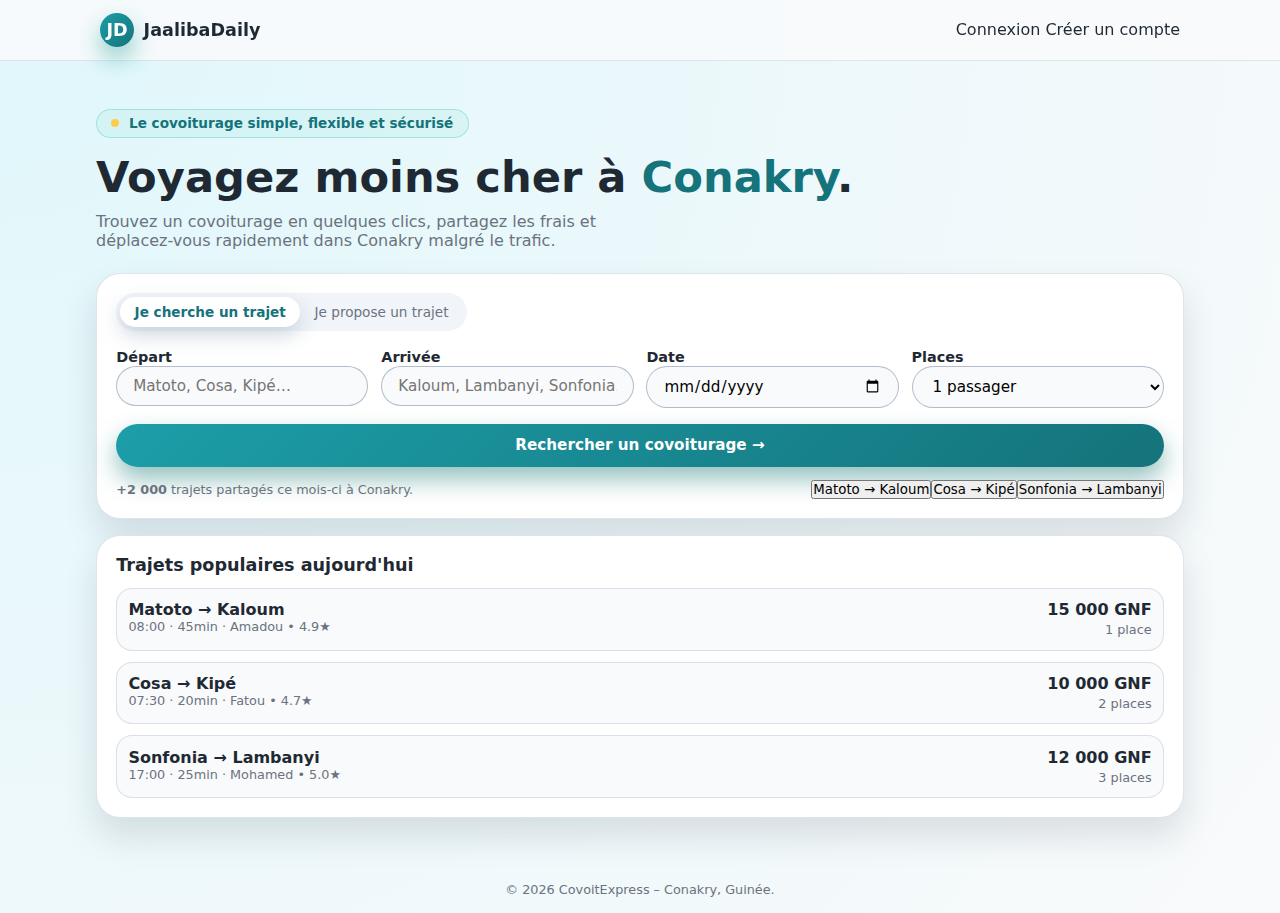
<file: index.html>
<!DOCTYPE html>
<html lang="fr">

<head>
    <meta charset="UTF-8" />
    <meta name="viewport" content="width=device-width, initial-scale=1.0" />
    <title>CovoitExpress – Conakry</title>

    <link rel="stylesheet" href="assets/css/style.css" />
</head>

<body>

    <!-- HEADER -->
<header>
  <nav class="nav">
    <div class="logo">
      <div class="logo-icon">JD</div>
      <span>JaalibaDaily</span>
    </div>

    <div class="nav-right" id="navRight"></div>
  </nav>
</header>


    <!-- MAIN -->
    <main style="max-width:1120px;margin:2rem auto;padding:1rem;">

        <!-- HERO -->
        <section class="hero">
            <div>
                <div class="pill" style="
                    display:inline-flex;align-items:center;gap:.6rem;
                    background:rgba(34,197,165,0.07);padding:.35rem .9rem;
                    border-radius:999px;border:1px solid rgba(34,197,165,0.3);">
                    <span style="width:8px;height:8px;border-radius:50%;background:var(--secondary);"></span>
                    <span style="font-size:.85rem;color:var(--primary-dark);font-weight:600;">Le covoiturage simple, flexible et sécurisé</span>
                </div>

                <h1 style="font-size:2.7rem;font-weight:800;margin-top:1rem;line-height:1.1;">
                    Voyagez moins cher à <span style="color:var(--primary-dark);">Conakry</span>.
                </h1>

                <p style="max-width:32rem;color:var(--muted);margin-top:.7rem;">
                    Trouvez un covoiturage en quelques clics, partagez les frais et déplacez-vous
                    rapidement dans Conakry malgré le trafic.
                </p>

                <!-- SEARCH CARD -->
                <div class="search-card"
                    style="background:white;padding:1.2rem;border-radius:24px;margin-top:1.4rem;
                    box-shadow:var(--shadow-soft);border:1px solid rgba(148,163,184,0.3);">

                    <!-- TABS -->
                    <div class="tabs" style="display:inline-flex;background:#f1f5f9;padding:.25rem;border-radius:999px;margin-bottom:1rem;">
                        <button class="tab tab-active"
                            style="padding:.45rem .9rem;border-radius:999px;background:white;font-size:.85rem;font-weight:600;border:none;color:var(--primary-dark);box-shadow:0 8px 20px rgba(148,163,184,0.45);">
                            Je cherche un trajet
                        </button>

                        <a href="proposer.html" class="tab"
                            style="padding:.45rem .9rem;border-radius:999px;font-size:.85rem;border:none;color:var(--muted);text-decoration:none;">
                            Je propose un trajet
                        </a>
                    </div>

                    <!-- FORM -->
                    <form class="search-form" id="searchForm"
                        style="display:grid;grid-template-columns:repeat(4,1fr);gap:0.8rem;">

                        <!-- DEPART -->
                        <div class="field">
                            <label for="from">Départ</label>
                            <input class="field-input" id="from" placeholder="Matoto, Cosa, Kipé…" required />
                        </div>

                        <!-- ARRIVEE -->
                        <div class="field">
                            <label for="to">Arrivée</label>
                            <input class="field-input" id="to" placeholder="Kaloum, Lambanyi, Sonfonia…" required />
                        </div>

                        <!-- DATE -->
                        <div class="field">
                            <label for="date">Date</label>
                            <input class="field-input" id="date" type="date" required />
                        </div>

                        <!-- PLACES -->
                        <div class="field">
                            <label for="seats">Places</label>
                            <select class="field-input" id="seats">
                                <option>1 passager</option>
                                <option>2 passagers</option>
                                <option>3 passagers</option>
                            </select>
                        </div>
                    </form>

                    <!-- BUTTON -->
                    <button id="searchBtn" class="btn btn-primary"
                        style="width:100%;margin-top:1rem;border-radius:999px;font-size:.95rem;padding:.8rem;">
                        Rechercher un covoiturage →
                    </button>

                    <!-- SUGGESTIONS -->
                    <div class="search-meta" style="margin-top:.8rem;display:flex;justify-content:space-between;align-items:center;flex-wrap:wrap;">
                        <span style="font-size:.8rem;color:var(--muted);"><strong>+2 000</strong> trajets partagés ce mois-ci à Conakry.</span>

                        <div style="display:flex;flex-wrap:wrap;">
                            <button type="button">Matoto → Kaloum</button>
                            <button type="button">Cosa → Kipé</button>
                            <button type="button">Sonfonia → Lambanyi</button>
                        </div>
                    </div>
                </div>
            </div>

            <!-- TRAJETS POPULAIRES -->
            <div class="hero-right" style="margin-top:1rem;">
                <div class="search-card"
                    style="background:white;padding:1.2rem;border-radius:24px;
                    box-shadow:var(--shadow-soft);border:1px solid rgba(148,163,184,0.3);">

                    <h3 style="margin-bottom:.8rem;font-size:1.1rem;font-weight:700;">
                        Trajets populaires aujourd'hui
                    </h3>

                    <div class="trip-list" style="display:flex;flex-direction:column;gap:.7rem;">

                        <div class="trip" style="display:flex;justify-content:space-between;padding:.7rem;border-radius:16px;background:#f9fafb;border:1px solid rgba(148,163,184,0.3);">
                            <div>
                                <div style="font-weight:700;">Matoto → Kaloum</div>
                                <div style="font-size:.8rem;color:var(--muted);">08:00 · 45min · Amadou • 4.9★</div>
                            </div>
                            <div style="text-align:right;">
                                <strong>15 000 GNF</strong><br />
                                <span style="font-size:.8rem;color:var(--muted);">1 place</span>
                            </div>
                        </div>

                        <div class="trip" style="display:flex;justify-content:space-between;padding:.7rem;border-radius:16px;background:#f9fafb;border:1px solid rgba(148,163,184,0.3);">
                            <div>
                                <div style="font-weight:700;">Cosa → Kipé</div>
                                <div style="font-size:.8rem;color:var(--muted);">07:30 · 20min · Fatou • 4.7★</div>
                            </div>
                            <div style="text-align:right;">
                                <strong>10 000 GNF</strong><br />
                                <span style="font-size:.8rem;color:var(--muted);">2 places</span>
                            </div>
                        </div>

                        <div class="trip" style="display:flex;justify-content:space-between;padding:.7rem;border-radius:16px;background:#f9fafb;border:1px solid rgba(148,163,184,0.3);">
                            <div>
                                <div style="font-weight:700;">Sonfonia → Lambanyi</div>
                                <div style="font-size:.8rem;color:var(--muted);">17:00 · 25min · Mohamed • 5.0★</div>
                            </div>
                            <div style="text-align:right;">
                                <strong>12 000 GNF</strong><br />
                                <span style="font-size:.8rem;color:var(--muted);">3 places</span>
                            </div>
                        </div>

                    </div>
                </div>
            </div>
        </section>

    </main>

    <!-- FOOTER -->
    <footer style="text-align:center;color:var(--muted);padding:1rem;margin-top:2rem;font-size:.8rem;">
        © <span id="year"></span> CovoitExpress – Conakry, Guinée.
    </footer>

    <!-- SCRIPT -->
    <script>
        document.getElementById("year").textContent = new Date().getFullYear();

        document.getElementById("searchBtn").addEventListener("click", () => {
            const from = document.getElementById("from").value.trim();
            const to = document.getElementById("to").value.trim();
            const date = document.getElementById("date").value;
            const seats = document.getElementById("seats").value;

            if (!from || !to || !date) {
                alert("Veuillez remplir les champs requis.");
                return;
            }

            window.location.href =
                `recherche.html?from=${from}&to=${to}&date=${date}&seats=${seats}`;
        });

        // Suggestions auto-remplissage
        document.querySelectorAll(".search-meta button").forEach(btn => {
            btn.addEventListener("click", () => {
                const [from, to] = btn.textContent.split("→").map(t => t.trim());
                document.getElementById("from").value = from;
                document.getElementById("to").value = to;
                document.getElementById("date").value = new Date().toISOString().split("T")[0];
            });
        });
    </script>
   
<script>
document.addEventListener("DOMContentLoaded", () => {
    const navRight = document.getElementById("navRight");
    const user = JSON.parse(localStorage.getItem("currentUser"));

    if (!user) {
        navRight.innerHTML = `
            <a href="connexion.html">Connexion</a>
            <a href="inscription.html">Créer un compte</a>
        `;
    } else {
        navRight.innerHTML = `
            <a href="index.html">Accueil</a>
            <a href="recherche.html">Rechercher</a>
            <a href="proposer.html">Proposer</a>
            <a href="mes-reservations.html">Mes réservations</a>
            <a href="profil.html">Profil</a>
            <button id="logoutBtn">Se déconnecter</button>
        `;
    }

    const logoutBtn = document.getElementById("logoutBtn");
    if (logoutBtn) {
        logoutBtn.addEventListener("click", () => {
            localStorage.removeItem("currentUser");
            window.location.href = "index.html";
        });
    }
});
</script>



</body>

</html>
</file>
<file: assets/css/style.css>
/* VARIABLES */
:root {
  --primary: #1c9ea8;
  --primary-dark: #15737b;
  --secondary: #ffcc4c;
  --bg: #f4f7fb;
  --text: #1f2933;
  --muted: #6b7280;
  --radius-lg: 18px;
  --shadow-soft: 0 18px 35px rgba(15, 23, 42, 0.12);
}

* {
  box-sizing: border-box;
  margin: 0;
  padding: 0;
  font-family: system-ui, -apple-system, BlinkMacSystem, BlinkMacSystemFont, "Segoe UI", sans-serif;
}

body {
  background: radial-gradient(circle at top left, #e0f7fb, #f9fafb);
  color: var(--text);
  min-height: 100vh;
}

a {
  text-decoration: none;
  color: inherit;
}

/* HEADER */
header {
  position: sticky;
  top: 0;
  z-index: 50;
  backdrop-filter: blur(14px);
  background-color: rgba(248, 250, 252, 0.9);
  border-bottom: 1px solid rgba(148, 163, 184, 0.25);
}

.nav {
  max-width: 1120px;
  margin: 0 auto;
  padding: 0.8rem 1.25rem;
  display: flex;
  align-items: center;
  justify-content: space-between;
  gap: 1rem;
}

.logo {
  display: flex;
  align-items: center;
  gap: 0.6rem;
  font-weight: 800;
  font-size: 1.1rem;
}

.logo-icon {
  width: 34px;
  height: 34px;
  border-radius: 999px;
  background: linear-gradient(135deg, var(--primary), var(--primary-dark));
  display: flex;
  align-items: center;
  justify-content: center;
  color: white;
  font-size: 1.1rem;
  box-shadow: 0 12px 24px rgba(12, 148, 136, 0.45);
}

.nav-cta {
  display: flex;
  gap: 0.75rem;
}

/* BUTTONS */
.btn {
  border-radius: 999px;
  border: none;
  padding: 0.55rem 1.2rem;
  font-size: 0.95rem;
  cursor: pointer;
  transition: all 0.2s ease;
  display: inline-flex;
  align-items: center;
  justify-content: center;
  gap: 0.4rem;
  font-weight: 600;
}

.btn-primary {
  background: linear-gradient(135deg, var(--primary), var(--primary-dark));
  color: white;
  box-shadow: 0 12px 25px rgba(15, 118, 110, 0.45);
}
.btn-primary:hover {
  transform: translateY(-1px);
}

.btn-outline {
  background: white;
  border: 1px solid var(--muted);
  color: var(--text);
}

/* CONTAINERS */
.container,
.container-small {
  max-width: 600px;
  margin: 2rem auto;
  background: white;
  padding: 2rem;
  border-radius: var(--radius-lg);
  box-shadow: var(--shadow-soft);
  border: 1px solid rgba(148, 163, 184, 0.3);
}

.container-small {
  max-width: 420px;
}

/* TITLES */
.center {
  text-align: center;
}

/* FORMS */
.form-card {
  display: flex;
  flex-direction: column;
  gap: 1rem;
}

label {
  font-size: 0.9rem;
  font-weight: 600;
  color: var(--text);
}

input,
select,
textarea {
  width: 100%;
  border-radius: 999px;
  border: 1px solid rgba(148, 163, 184, 0.7);
  padding: 0.6rem 1rem;
  font-size: 0.95rem;
  background: #f9fafb;
}

input:focus,
select:focus {
  outline: none;
  border-color: var(--primary);
  background: white;
}

/* RESULTS LIST */
.ride-card {
  background: #f9fafb;
  border-radius: 14px;
  border: 1px solid rgba(148, 163, 184, 0.4);
  padding: 1rem;
  margin-top: 1rem;
  display: flex;
  justify-content: space-between;
}
</file>
